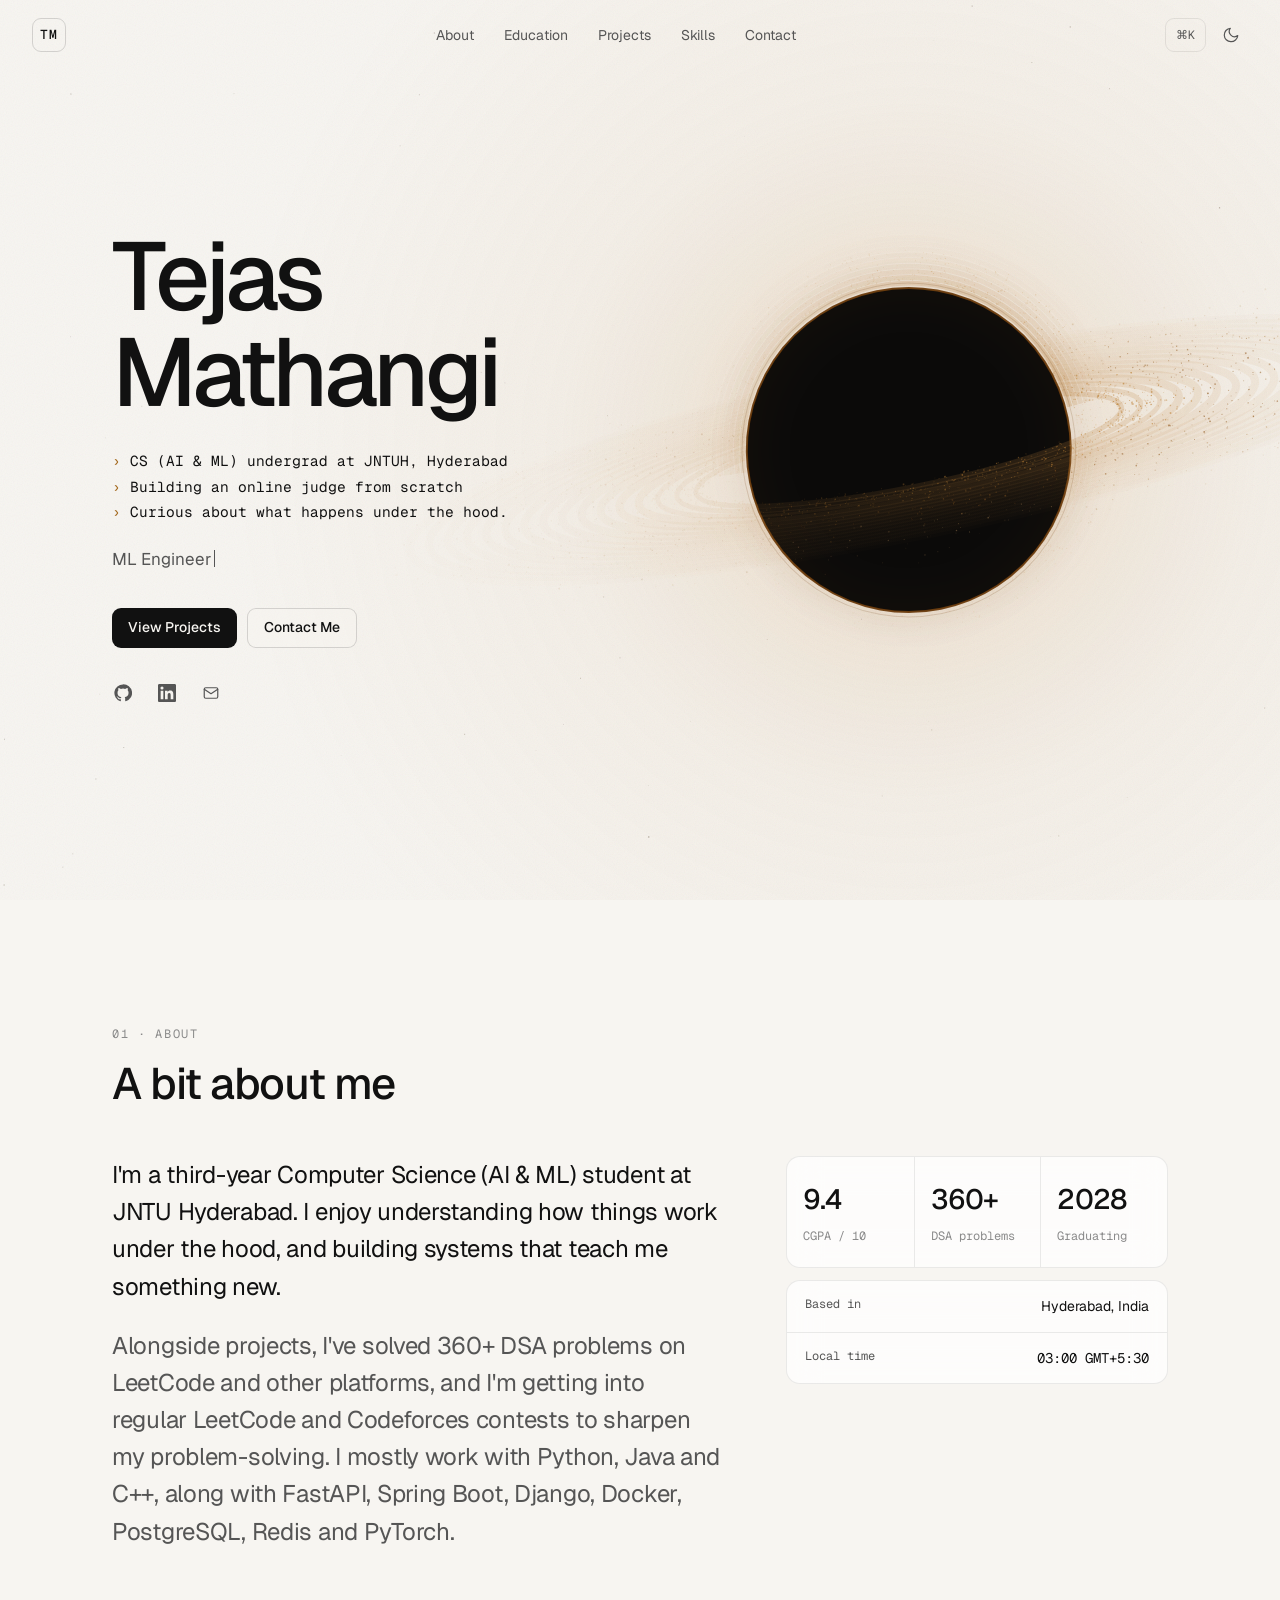
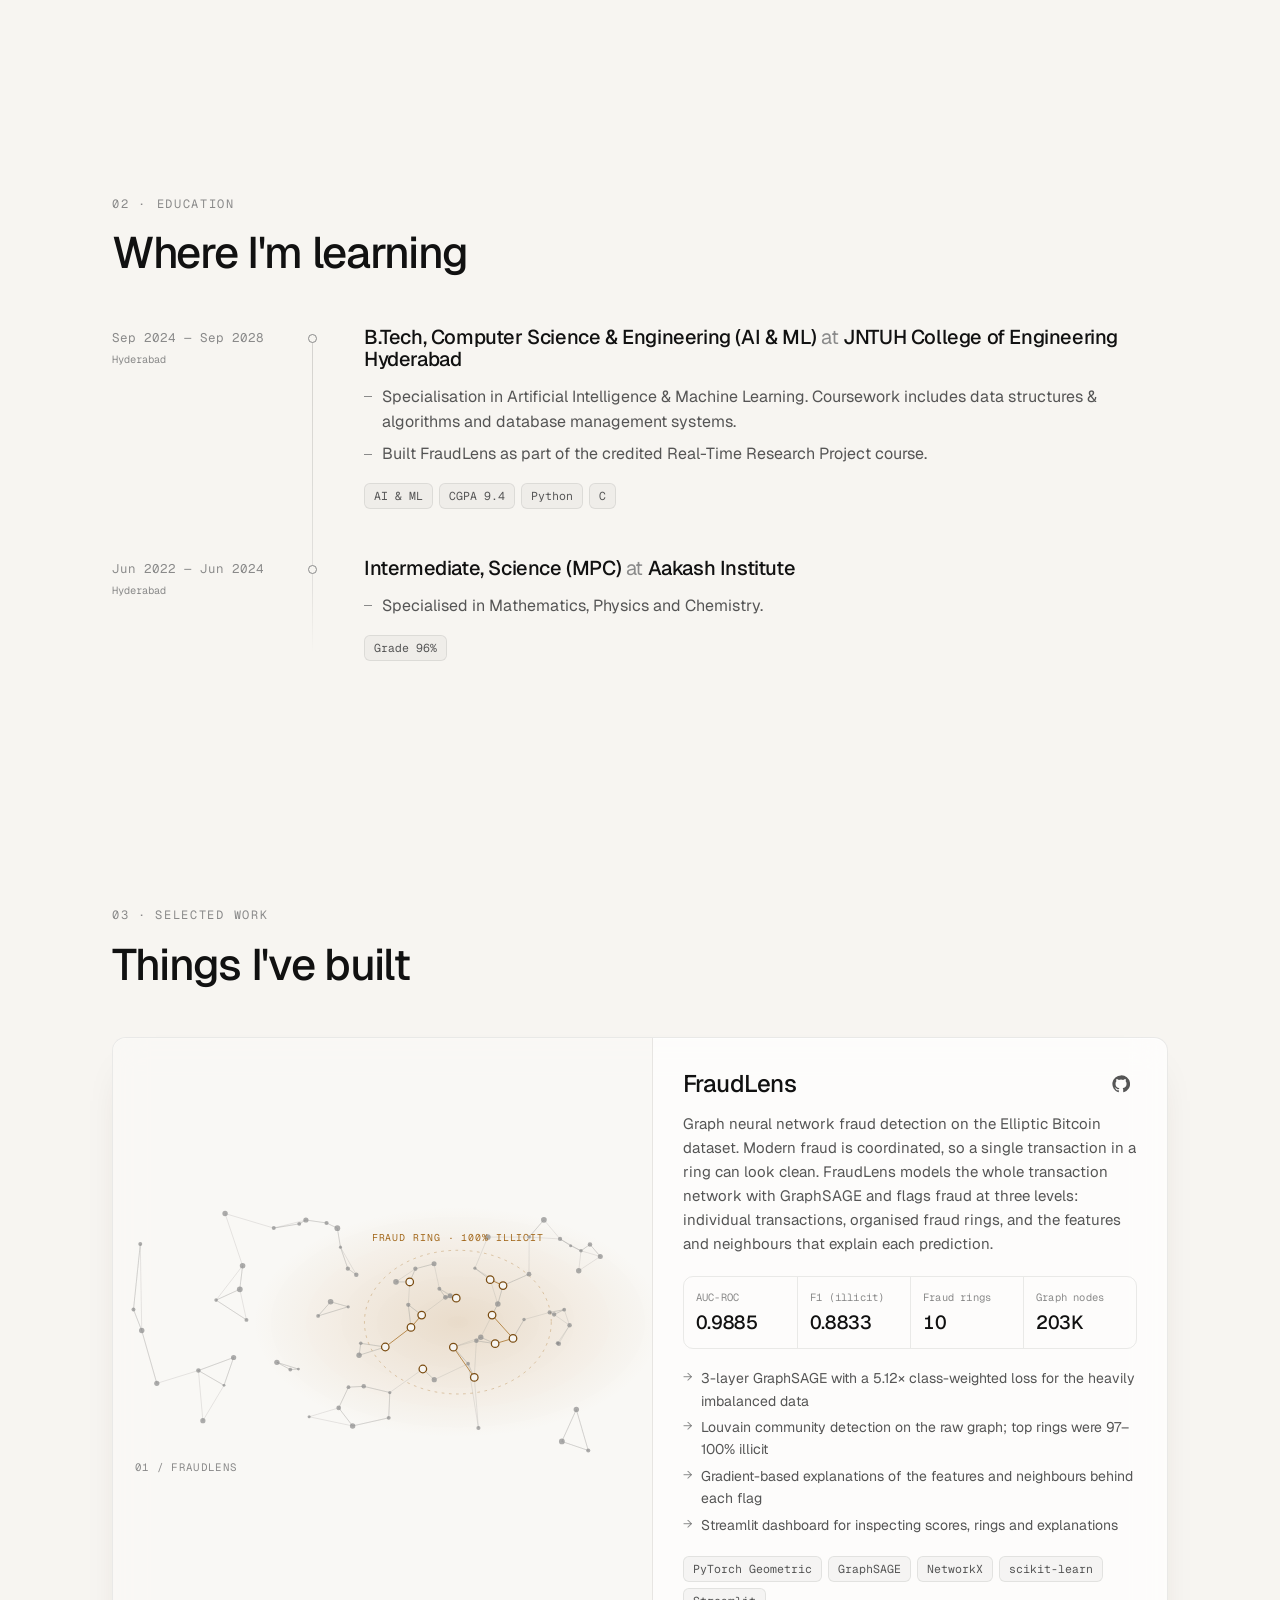
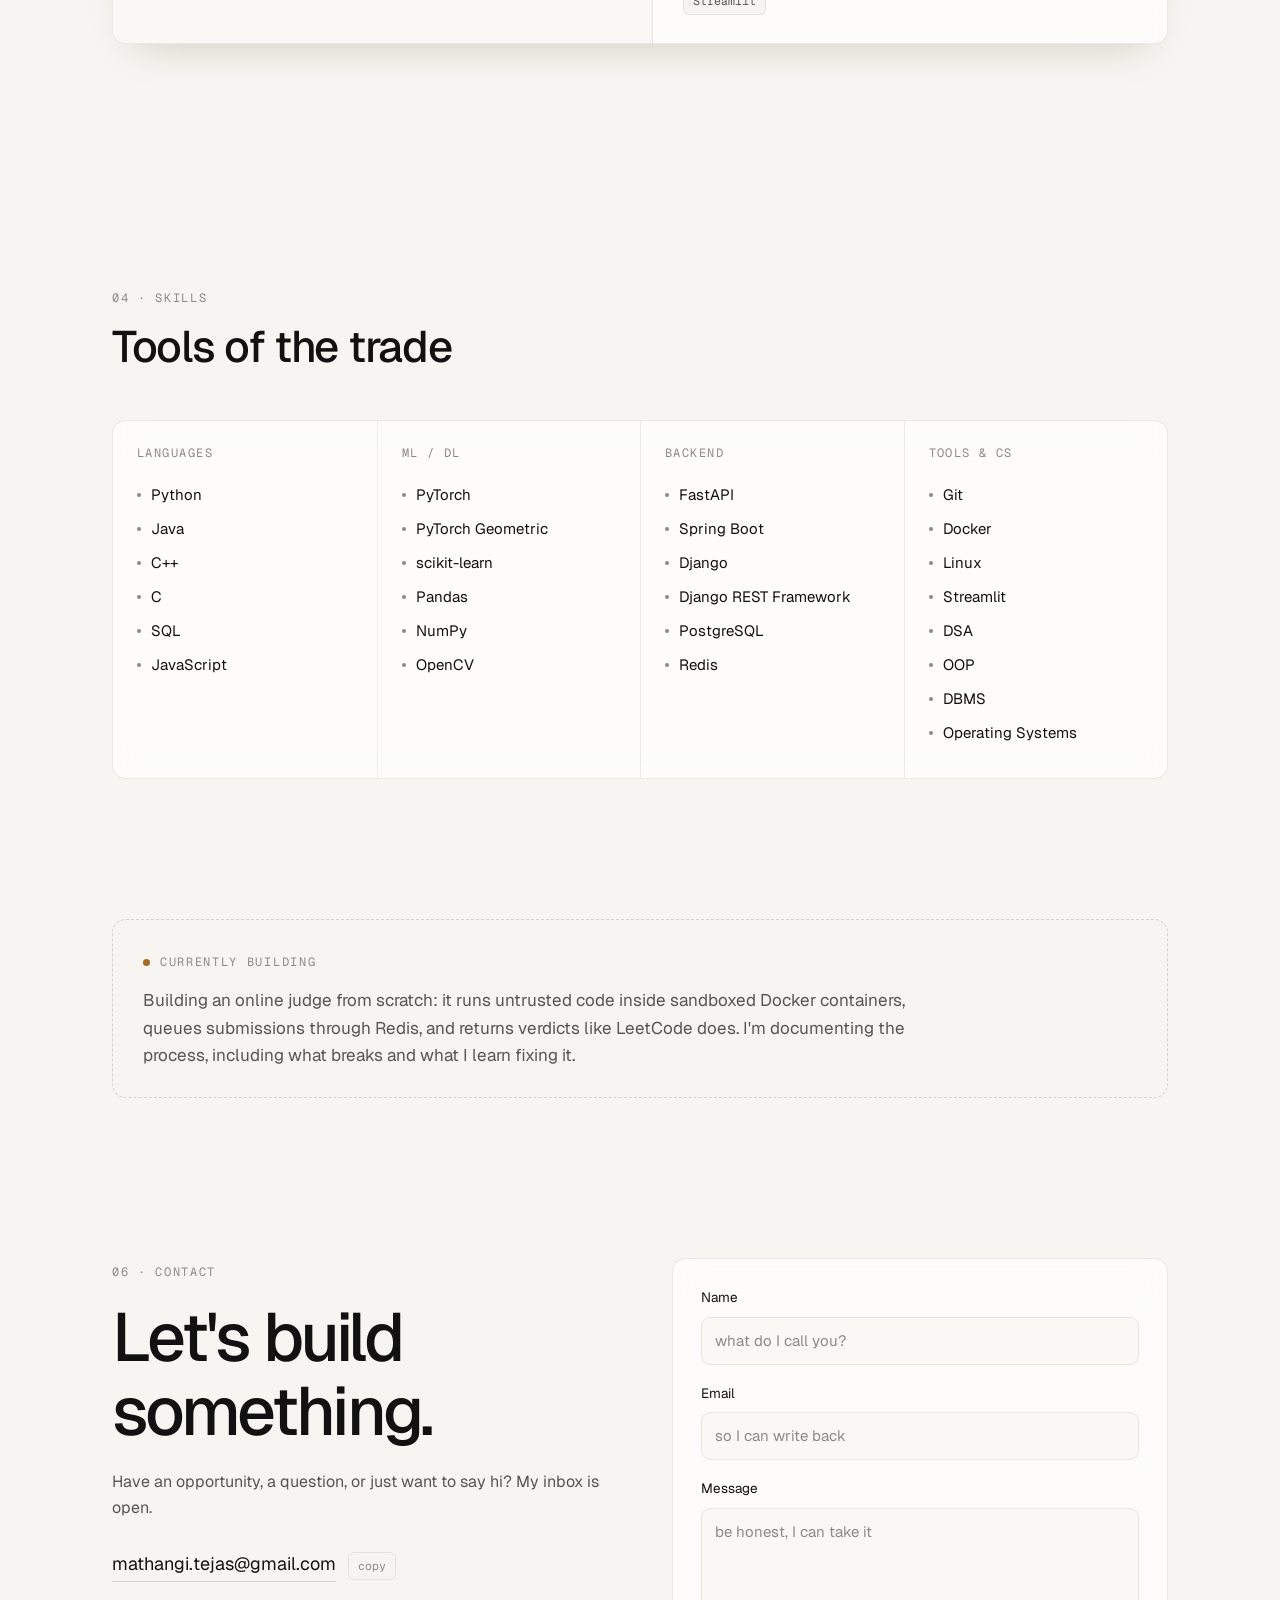
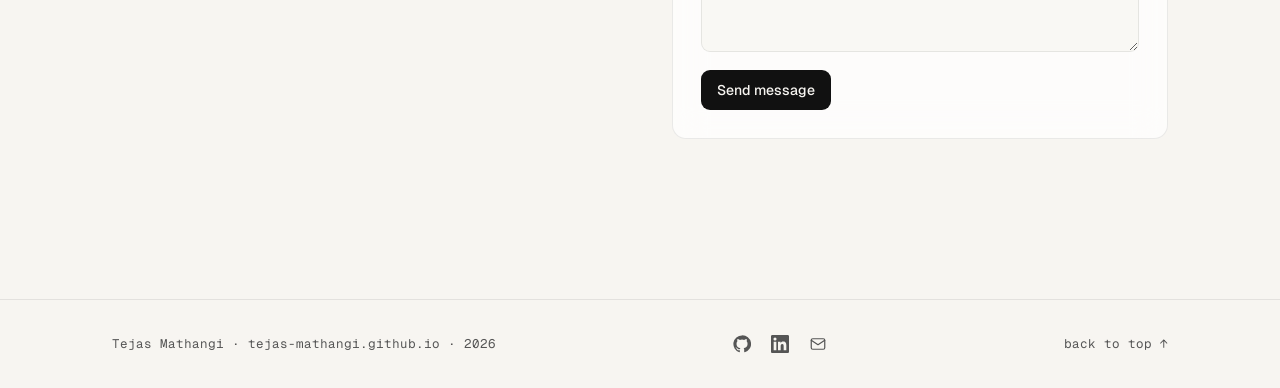
<file: index.html>
<!doctype html>
<html lang="en">
<head>
  <meta charset="utf-8" />
  <meta name="viewport" content="width=device-width, initial-scale=1" />
  <title>Tejas Mathangi</title>
  <meta name="description" content="Tejas Mathangi: CS (AI &amp; ML) undergrad building graph ML and backend systems." />
  <meta name="theme-color" content="#0a0a0a" />
  <meta property="og:type" content="website" />
  <meta property="og:title" content="Tejas Mathangi" />
  <meta property="og:description" content="CS (AI &amp; ML) undergrad building graph ML and backend systems." />
  <link rel="icon" href="data:image/svg+xml,%3Csvg xmlns='http://www.w3.org/2000/svg' viewBox='0 0 64 64'%3E%3Crect width='64' height='64' rx='14' fill='%230a0a0a'/%3E%3Ccircle cx='32' cy='32' r='13' fill='%23000' stroke='%23f3d9a4' stroke-width='2.5'/%3E%3Cellipse cx='32' cy='33' rx='26' ry='6' fill='none' stroke='%23d9a45b' stroke-width='2' transform='rotate(-12 32 32)'/%3E%3C/svg%3E" />

  <link rel="preconnect" href="https://fonts.googleapis.com" />
  <link rel="preconnect" href="https://fonts.gstatic.com" crossorigin />
  <link href="https://fonts.googleapis.com/css2?family=Geist:wght@300..700&family=Geist+Mono:wght@400;500&display=swap" rel="stylesheet" />

  <!-- Set theme before paint to avoid a flash -->
  <script>
    (function () {
      try {
        var t = localStorage.getItem("theme");
        if (!t) t = matchMedia("(prefers-color-scheme: light)").matches ? "light" : "dark";
        document.documentElement.dataset.theme = t;
      } catch (e) { document.documentElement.dataset.theme = "dark"; }
    })();
  </script>
  <link rel="stylesheet" href="styles.css" />
</head>
<body>
  <a class="skip" href="#main">Skip to content</a>
  <canvas id="space" aria-hidden="true"></canvas>
  <div class="grain" aria-hidden="true"></div>

  <header class="nav" id="nav">
    <a href="#top" class="logo" data-initials></a>
    <nav class="nav-links" id="nav-links" aria-label="Primary">
      <a href="#about">About</a>
      <a href="#timeline" data-timeline-nav>Education</a>
      <a href="#projects">Projects</a>
      <a href="#skills">Skills</a>
      <a href="#writing" data-if="writing">Writing</a>
      <a href="#contact">Contact</a>
      <a href="#" data-resume target="_blank" rel="noopener">Resume</a>
    </nav>
    <div class="nav-actions">
      <button class="kbd-btn" id="open-palette" aria-label="Open command menu">
        <span class="mono">⌘K</span>
      </button>
      <button class="icon-btn" id="theme-toggle" aria-label="Toggle theme">
        <svg class="i-sun" viewBox="0 0 24 24" width="18" height="18" fill="none" stroke="currentColor" stroke-width="1.6" stroke-linecap="round"><circle cx="12" cy="12" r="4"/><path d="M12 2v2M12 20v2M4.9 4.9l1.4 1.4M17.7 17.7l1.4 1.4M2 12h2M20 12h2M4.9 19.1l1.4-1.4M17.7 6.3l1.4-1.4"/></svg>
        <svg class="i-moon" viewBox="0 0 24 24" width="18" height="18" fill="none" stroke="currentColor" stroke-width="1.6" stroke-linecap="round" stroke-linejoin="round"><path d="M21 12.8A9 9 0 1 1 11.2 3a7 7 0 0 0 9.8 9.8z"/></svg>
      </button>
      <button class="icon-btn menu-btn" id="menu-btn" aria-label="Open menu" aria-expanded="false" aria-controls="nav-links">
        <span></span><span></span>
      </button>
    </div>
  </header>

  <main id="main">
    <!-- HERO -->
    <section class="hero" id="top">
      <div class="wrap">
        <p class="status mono reveal" data-status><span class="dot"></span><span data-status-text></span></p>
        <h1 class="hero-name reveal" data-name></h1>
        <p class="hero-intro mono reveal" data-intro></p>
        <p class="hero-role reveal"><span data-role></span><span class="caret"></span></p>
        <div class="hero-cta reveal">
          <a class="btn btn-solid" href="#projects">View Projects</a>
          <a class="btn btn-ghost" href="#contact">Contact Me</a>
        </div>
        <div class="socials reveal" data-socials></div>
      </div>
    </section>

    <!-- ABOUT -->
    <section class="section" id="about">
      <div class="wrap">
        <div class="section-head reveal">
          <span class="eyebrow mono">01 · About</span>
          <h2>A bit about me</h2>
        </div>
        <div class="about-grid">
          <div class="about-text reveal" data-about></div>
          <aside class="about-side reveal">
            <div class="stats" data-stats></div>
            <div class="meta-card">
              <div class="meta-row"><span class="mono muted">Based in</span><span data-location></span></div>
              <div class="meta-row"><span class="mono muted">Local time</span><span class="mono" data-time>--:--</span></div>
            </div>
          </aside>
        </div>
      </div>
    </section>

    <!-- EXPERIENCE -->
    <section class="section" id="timeline">
      <div class="wrap">
        <div class="section-head reveal">
          <span class="eyebrow mono">02 · <span data-timeline-label>Education</span></span>
          <h2 data-timeline-title>Where I'm learning</h2>
        </div>
        <ol class="timeline" data-timeline></ol>
      </div>
    </section>

    <!-- PROJECTS -->
    <section class="section" id="projects">
      <div class="wrap">
        <div class="section-head row reveal">
          <div>
            <span class="eyebrow mono">03 · Selected Work</span>
            <h2>Things I've built</h2>
          </div>
          <div class="filters mono" data-filters role="tablist" aria-label="Filter projects"></div>
        </div>
        <div class="projects" data-projects></div>
      </div>
    </section>

    <!-- SKILLS -->
    <section class="section" id="skills">
      <div class="wrap">
        <div class="section-head reveal">
          <span class="eyebrow mono">04 · Skills</span>
          <h2>Tools of the trade</h2>
        </div>
        <div class="skills" data-skills></div>
      </div>
    </section>

    <!-- WRITING -->
    <section class="section" id="writing" data-if="writing">
      <div class="wrap">
        <div class="section-head reveal">
          <span class="eyebrow mono">05 · Writing</span>
          <h2>Notes &amp; posts</h2>
        </div>
        <ul class="posts" data-writing></ul>
      </div>
    </section>

    <!-- NOW -->
    <section class="section section-tight">
      <div class="wrap">
        <div class="now reveal">
          <span class="eyebrow mono"><span class="pulse"></span>Currently building</span>
          <p data-now></p>
        </div>
      </div>
    </section>

    <!-- CONTACT -->
    <section class="section" id="contact">
      <div class="wrap">
        <div class="contact-grid">
          <div class="reveal">
            <span class="eyebrow mono">06 · Contact</span>
            <h2 class="contact-title">Let's build<br />something.</h2>
            <p class="muted">Have an opportunity, a question, or just want to say hi? My inbox is open.</p>
            <div class="email-row">
              <a class="email-link" data-email-link></a>
              <button class="copy-btn mono" id="copy-email" aria-label="Copy email address">copy</button>
            </div>
          </div>
          <form class="contact-form reveal" id="contact-form" novalidate>
            <label>
              <span>Name</span>
              <input name="name" type="text" placeholder="what do I call you?" autocomplete="name" />
            </label>
            <label>
              <span>Email</span>
              <input name="email" type="email" placeholder="so I can write back" autocomplete="email" />
            </label>
            <label>
              <span>Message</span>
              <textarea name="message" rows="5" placeholder="be honest, I can take it" required></textarea>
            </label>
            <div class="form-foot">
              <button class="btn btn-solid" type="submit">Send message</button>
              <span class="form-note mono muted" id="form-note"></span>
            </div>
          </form>
        </div>
      </div>
    </section>
  </main>

  <footer class="footer">
    <div class="wrap footer-inner">
      <span class="mono muted" data-footer></span>
      <div class="socials small" data-socials></div>
      <a href="#top" class="mono muted to-top">back to top ↑</a>
    </div>
  </footer>

  <!-- Command palette -->
  <div class="palette" id="palette" role="dialog" aria-modal="true" aria-label="Command menu" hidden>
    <div class="palette-backdrop" data-close></div>
    <div class="palette-box">
      <input id="palette-input" class="palette-input" type="text" placeholder="Type a command or search…" autocomplete="off" spellcheck="false" />
      <ul class="palette-list" id="palette-list" role="listbox"></ul>
      <div class="palette-foot mono muted"><span>↑↓ navigate</span><span>↵ select</span><span>esc close</span></div>
    </div>
  </div>

  <div class="toast mono" id="toast" role="status" aria-live="polite"></div>

  <script src="data.js"></script>
  <script src="main.js"></script>
</body>
</html>
</file>
<file: styles.css>
/* ───────────── Tokens ───────────── */
:root {
  --bg: #0a0a0a;
  --bg-elev: rgba(20, 20, 20, 0.72);
  --bg-solid: #121212;
  --fg: #ededed;
  --fg-2: #a1a1a1;
  --fg-3: #6b6b6b;
  --line: rgba(255, 255, 255, 0.08);
  --line-2: rgba(255, 255, 255, 0.14);
  --accent: #e8c07a;
  --accent-2: #f5dfb3;
  --btn-bg: #ededed;
  --btn-fg: #0a0a0a;
  --tag-bg: rgba(255, 255, 255, 0.04);
  --shadow: 0 1px 0 rgba(255,255,255,0.04) inset, 0 20px 50px -20px rgba(0,0,0,0.6);
  --radius: 14px;
  --sans: "Geist", ui-sans-serif, system-ui, -apple-system, "Segoe UI", sans-serif;
  --mono: "Geist Mono", ui-monospace, SFMono-Regular, Menlo, monospace;
  --ease: cubic-bezier(0.22, 1, 0.36, 1);
  --wrap: 1120px;
  color-scheme: dark;
}
:root[data-theme="light"] {
  --bg: #f7f5f1;
  --bg-elev: rgba(255, 255, 255, 0.72);
  --bg-solid: #ffffff;
  --fg: #111111;
  --fg-2: #555555;
  --fg-3: #8a8a8a;
  --line: rgba(0, 0, 0, 0.08);
  --line-2: rgba(0, 0, 0, 0.14);
  --accent: #a46a1f;
  --accent-2: #7a4c12;
  --btn-bg: #111111;
  --btn-fg: #f7f5f1;
  --tag-bg: rgba(0, 0, 0, 0.03);
  --shadow: 0 1px 0 rgba(255,255,255,0.6) inset, 0 20px 40px -24px rgba(60,40,10,0.25);
  color-scheme: light;
}

/* ───────────── Base ───────────── */
*, *::before, *::after { box-sizing: border-box; }
html { scroll-behavior: smooth; -webkit-text-size-adjust: 100%; }
body {
  margin: 0;
  background: var(--bg);
  color: var(--fg);
  font-family: var(--sans);
  font-size: 16px;
  line-height: 1.6;
  -webkit-font-smoothing: antialiased;
  text-rendering: optimizeLegibility;
  overflow-x: hidden;
  transition: background-color .5s var(--ease), color .5s var(--ease);
}
::selection { background: var(--accent); color: var(--bg); }
a { color: inherit; text-decoration: none; }
button { font: inherit; color: inherit; background: none; border: 0; cursor: pointer; padding: 0; }
img { max-width: 100%; display: block; }
h1, h2, h3 { margin: 0; font-weight: 500; letter-spacing: -0.03em; line-height: 1.1; }
p { margin: 0; }
.mono { font-family: var(--mono); }
.muted { color: var(--fg-2); }
:focus-visible { outline: 2px solid var(--accent); outline-offset: 3px; border-radius: 6px; }

.skip {
  position: fixed; left: 16px; top: -60px; z-index: 100;
  background: var(--btn-bg); color: var(--btn-fg); padding: 8px 14px; border-radius: 8px;
  transition: top .2s;
}
.skip:focus { top: 16px; }

.wrap { max-width: var(--wrap); margin: 0 auto; padding: 0 32px; }
@media (max-width: 640px) { .wrap { padding: 0 20px; } }

/* ───────────── Background ───────────── */
#space {
  position: fixed; inset: 0; width: 100%; height: 100%;
  z-index: 0; pointer-events: none;
}
.grain {
  position: fixed; inset: 0; z-index: 1; pointer-events: none; opacity: .05;
  background-image: url("data:image/svg+xml,%3Csvg xmlns='http://www.w3.org/2000/svg' width='160' height='160'%3E%3Cfilter id='n'%3E%3CfeTurbulence type='fractalNoise' baseFrequency='.9' numOctaves='2' stitchTiles='stitch'/%3E%3C/filter%3E%3Crect width='100%25' height='100%25' filter='url(%23n)'/%3E%3C/svg%3E");
}
:root[data-theme="light"] .grain { opacity: .07; mix-blend-mode: multiply; }
main, .footer { position: relative; z-index: 2; }

/* ───────────── Nav ───────────── */
.nav {
  position: fixed; top: 0; left: 0; right: 0; z-index: 50;
  display: flex; align-items: center; justify-content: space-between;
  padding: 18px 32px;
  transition: background-color .4s var(--ease), border-color .4s var(--ease), padding .4s var(--ease);
  border-bottom: 1px solid transparent;
}
.nav.scrolled {
  background: color-mix(in srgb, var(--bg) 72%, transparent);
  backdrop-filter: blur(14px) saturate(140%);
  -webkit-backdrop-filter: blur(14px) saturate(140%);
  border-bottom-color: var(--line);
  padding-top: 12px; padding-bottom: 12px;
}
.logo {
  font-family: var(--mono); font-size: 13px; font-weight: 500; letter-spacing: .04em;
  width: 34px; height: 34px; display: grid; place-items: center;
  border: 1px solid var(--line-2); border-radius: 9px;
  transition: border-color .3s, transform .3s var(--ease);
}
.logo:hover { border-color: var(--accent); transform: rotate(-6deg); }
.nav-links { display: flex; gap: 6px; }
.nav-links a {
  position: relative; font-size: 14px; color: var(--fg-2);
  padding: 6px 12px; border-radius: 8px; transition: color .25s;
}
.nav-links a:hover { color: var(--fg); }
.nav-links a.active { color: var(--fg); }
.nav-links a::after {
  content: ""; position: absolute; left: 12px; right: 12px; bottom: 1px; height: 1px;
  background: var(--fg); transform: scaleX(0); transform-origin: left;
  transition: transform .4s var(--ease);
}
.nav-links a.active::after { transform: scaleX(1); }
.nav-actions { display: flex; align-items: center; gap: 8px; }
.icon-btn, .kbd-btn {
  height: 34px; min-width: 34px; display: grid; place-items: center;
  border-radius: 9px; color: var(--fg-2); transition: color .2s, background-color .2s;
}
.icon-btn:hover, .kbd-btn:hover { color: var(--fg); background: var(--tag-bg); }
.kbd-btn { padding: 0 10px; font-size: 12px; border: 1px solid var(--line); }
.i-moon { display: none; }
:root[data-theme="light"] .i-sun { display: none; }
:root[data-theme="light"] .i-moon { display: block; }
.menu-btn { display: none; position: relative; }
.menu-btn span {
  position: absolute; left: 9px; right: 9px; height: 1.5px; background: currentColor;
  transition: transform .35s var(--ease), top .35s var(--ease);
}
.menu-btn span:first-child { top: 13px; }
.menu-btn span:last-child { top: 19px; }
.menu-open .menu-btn span:first-child { top: 16px; transform: rotate(45deg); }
.menu-open .menu-btn span:last-child { top: 16px; transform: rotate(-45deg); }

@media (max-width: 860px) {
  .nav { padding: 14px 20px; }
  .nav.scrolled { padding: 10px 20px; }
  .kbd-btn { display: none; }
  .menu-btn { display: grid; }
  .nav-links {
    position: fixed; inset: 0; z-index: -1;
    flex-direction: column; justify-content: center; gap: 4px; padding: 0 28px;
    background: color-mix(in srgb, var(--bg) 94%, transparent);
    backdrop-filter: blur(20px); -webkit-backdrop-filter: blur(20px);
    opacity: 0; visibility: hidden; transition: opacity .35s var(--ease), visibility .35s;
  }
  .nav-links a { font-size: 30px; letter-spacing: -0.02em; padding: 8px 0; color: var(--fg); }
  .nav-links a::after { display: none; }
  .menu-open .nav-links { opacity: 1; visibility: visible; }
  .menu-open .nav { background: transparent; border-color: transparent; backdrop-filter: none; }
}

/* ───────────── Buttons, tags ───────────── */
.btn {
  display: inline-flex; align-items: center; gap: 8px;
  height: 40px; padding: 0 16px; border-radius: 9px; font-size: 14px; font-weight: 500;
  transition: transform .25s var(--ease), background-color .25s, border-color .25s, color .25s;
}
.btn:active { transform: scale(.97); }
.btn-solid { background: var(--btn-bg); color: var(--btn-fg); }
.btn-solid:hover { background: color-mix(in srgb, var(--btn-bg) 85%, var(--accent)); }
.btn-ghost { border: 1px solid var(--line-2); background: color-mix(in srgb, var(--bg) 40%, transparent); }
.btn-ghost:hover { border-color: var(--fg-3); }
.tag {
  font-family: var(--mono); font-size: 11.5px; color: var(--fg-2);
  padding: 3px 9px; border: 1px solid var(--line); border-radius: 6px; background: var(--tag-bg);
  white-space: nowrap;
}
.tags { display: flex; flex-wrap: wrap; gap: 6px; }

.socials { display: flex; gap: 6px; }
.socials a {
  width: 38px; height: 38px; display: grid; place-items: center; border-radius: 9px;
  color: var(--fg-2); transition: color .2s, background-color .2s, transform .25s var(--ease);
}
.socials a:hover { color: var(--fg); background: var(--tag-bg); transform: translateY(-2px); }
.socials.small a { width: 32px; height: 32px; }

/* ───────────── Hero ───────────── */
.hero {
  position: relative; min-height: 100vh; min-height: 100svh;
  display: flex; align-items: center; padding: 120px 0 80px;
}
.hero .wrap { width: 100%; }
.status {
  display: inline-flex; align-items: center; gap: 10px;
  font-size: 12px; color: var(--fg-2); margin-bottom: 28px;
  padding: 6px 12px 6px 10px; border: 1px solid var(--line); border-radius: 999px;
  background: color-mix(in srgb, var(--bg) 50%, transparent);
  backdrop-filter: blur(6px); -webkit-backdrop-filter: blur(6px);
}
.dot { width: 7px; height: 7px; border-radius: 50%; background: #3ecf8e; position: relative; }
.dot::after {
  content: ""; position: absolute; inset: -4px; border-radius: 50%; border: 1px solid #3ecf8e;
  animation: ping 2.2s var(--ease) infinite;
}
@keyframes ping { 0% { transform: scale(.5); opacity: .9; } 100% { transform: scale(1.8); opacity: 0; } }
.hero-name {
  font-size: clamp(48px, 8.4vw, 96px); font-weight: 500; letter-spacing: -0.045em; line-height: 1.0;
  max-width: 9ch;
}
.hero-intro {
  margin-top: 28px; font-size: 14.5px; line-height: 1.75; color: var(--fg); max-width: 50ch;
}
.hero-intro span { display: block; }
.hero-intro span::before { content: "› "; color: var(--accent); }
.hero-role { margin-top: 22px; color: var(--fg-2); font-size: 17px; min-height: 1.6em; }
.caret {
  display: inline-block; width: 1px; height: 1.05em; background: var(--fg-2);
  margin-left: 3px; vertical-align: -2px; animation: blink 1s steps(1) infinite;
}
@keyframes blink { 50% { opacity: 0; } }
.hero-cta { display: flex; gap: 10px; margin-top: 34px; flex-wrap: wrap; }
.hero .socials { margin-top: 26px; margin-left: -8px; }
.scroll-hint {
  position: absolute; left: 50%; bottom: 28px; transform: translateX(-50%);
  display: flex; flex-direction: column; align-items: center; gap: 10px;
  font-size: 11px; color: var(--fg-3); letter-spacing: .12em; text-transform: uppercase;
}
.scroll-hint i {
  width: 1px; height: 36px; background: linear-gradient(var(--fg-3), transparent);
  animation: drip 2.4s var(--ease) infinite; transform-origin: top;
}
@keyframes drip { 0% { transform: scaleY(0); } 50% { transform: scaleY(1); } 100% { transform: scaleY(1); opacity: 0; } }

@media (max-width: 860px) {
  .hero { align-items: flex-start; padding-top: max(42vh, 300px); padding-top: max(42svh, 300px); padding-bottom: 72px; min-height: 0; }
  .hero-intro { font-size: 13px; }
  .scroll-hint { display: none; }
}

/* ───────────── Sections ───────────── */
.section { padding: 120px 0; scroll-margin-top: 40px; }
.section-tight { padding: 20px 0 40px; }
.section-head { margin-bottom: 48px; }
.section-head.row { display: flex; align-items: flex-end; justify-content: space-between; gap: 24px; flex-wrap: wrap; }
.eyebrow {
  display: inline-flex; align-items: center; gap: 10px;
  font-size: 12px; letter-spacing: .14em; text-transform: uppercase; color: var(--fg-3);
}
.section-head h2 { font-size: clamp(30px, 4.2vw, 44px); margin-top: 14px; }
@media (max-width: 640px) { .section { padding: 84px 0; } .section-head { margin-bottom: 32px; } }

.card {
  background: var(--bg-elev); border: 1px solid var(--line); border-radius: var(--radius);
  backdrop-filter: blur(16px) saturate(120%); -webkit-backdrop-filter: blur(16px) saturate(120%);
  box-shadow: var(--shadow);
}

/* About */
.about-grid { display: grid; grid-template-columns: 1.6fr 1fr; gap: 64px; align-items: start; }
.about-text p {
  font-size: clamp(19px, 2.1vw, 24px); line-height: 1.55; letter-spacing: -0.012em; color: var(--fg-2);
}
.about-text p + p { margin-top: 22px; }
.about-text p:first-child { color: var(--fg); }
.stats { display: grid; grid-template-columns: repeat(3, 1fr); border: 1px solid var(--line); border-radius: var(--radius); overflow: hidden; background: var(--bg-elev); backdrop-filter: blur(16px); -webkit-backdrop-filter: blur(16px); }
.stat { padding: 20px 16px; }
.stat + .stat { border-left: 1px solid var(--line); }
.stat b { display: block; font-size: 28px; font-weight: 500; letter-spacing: -0.03em; }
.stat span { font-size: 12px; color: var(--fg-3); font-family: var(--mono); }
.meta-card { margin-top: 12px; border: 1px solid var(--line); border-radius: var(--radius); background: var(--bg-elev); backdrop-filter: blur(16px); -webkit-backdrop-filter: blur(16px); }
.meta-row { display: flex; justify-content: space-between; gap: 16px; padding: 14px 18px; font-size: 14px; }
.meta-row + .meta-row { border-top: 1px solid var(--line); }
.meta-row .mono.muted { font-size: 12px; }
@media (max-width: 860px) { .about-grid { grid-template-columns: 1fr; gap: 36px; } }

/* Timeline */
.timeline { list-style: none; margin: 0; padding: 0; position: relative; }
.timeline::before {
  content: ""; position: absolute; left: 200px; top: 8px; bottom: 8px; width: 1px;
  background: linear-gradient(var(--line-2), var(--line) 80%, transparent);
}
.job { display: grid; grid-template-columns: 200px 1fr; gap: 0 48px; padding-bottom: 48px; position: relative; }
.job:last-child { padding-bottom: 0; }
.job::before {
  content: ""; position: absolute; left: 196px; top: 8px; width: 9px; height: 9px; border-radius: 50%;
  background: var(--bg); border: 1px solid var(--fg-3); transition: border-color .3s, background-color .3s;
}
.job:hover::before { border-color: var(--accent); background: var(--accent); }
.job-when { font-family: var(--mono); font-size: 12.5px; color: var(--fg-3); padding-top: 2px; padding-right: 24px; }
.job-when small { display: block; margin-top: 4px; }
.job-body { padding-left: 4px; }
.job h3 { font-size: 20px; letter-spacing: -0.02em; }
.job h3 .at { color: var(--fg-3); font-weight: 400; }
.job h3 a { border-bottom: 1px solid var(--line-2); transition: border-color .2s; }
.job h3 a:hover { border-color: var(--fg); }
.job ul { margin: 14px 0 16px; padding: 0; list-style: none; color: var(--fg-2); }
.job li { position: relative; padding-left: 18px; }
.job li + li { margin-top: 6px; }
.job li::before { content: ""; position: absolute; left: 0; top: .78em; width: 8px; height: 1px; background: var(--fg-3); }
@media (max-width: 760px) {
  .timeline::before { left: 4px; }
  .job { grid-template-columns: 1fr; padding-left: 28px; }
  .job::before { left: 0; }
  .job-when { margin-bottom: 8px; }
  .job-when small { display: inline; margin-left: 8px; }
}

/* Projects */
.filters { display: flex; gap: 4px; flex-wrap: wrap; font-size: 12px; }
.filters button {
  padding: 6px 11px; border-radius: 7px; color: var(--fg-3); border: 1px solid transparent;
  transition: color .2s, border-color .2s, background-color .2s;
}
.filters button:hover { color: var(--fg); }
.filters button[aria-selected="true"] { color: var(--fg); border-color: var(--line-2); background: var(--tag-bg); }
.projects { display: grid; grid-template-columns: repeat(2, 1fr); gap: 20px; }
.project {
  display: flex; flex-direction: column; overflow: hidden; position: relative;
  transition: transform .5s var(--ease), border-color .3s, opacity .4s var(--ease);
}
.project.hide { display: none; }
.project:hover { border-color: var(--line-2); transform: translateY(-4px); }
.project::after {
  content: ""; position: absolute; inset: 0; pointer-events: none; border-radius: inherit;
  background: radial-gradient(500px circle at var(--mx, 50%) var(--my, 0%), color-mix(in srgb, var(--accent) 10%, transparent), transparent 45%);
  opacity: 0; transition: opacity .4s;
}
.project:hover::after { opacity: 1; }
.cover {
  aspect-ratio: 16 / 9; border-bottom: 1px solid var(--line); position: relative; overflow: hidden;
  background: color-mix(in srgb, var(--bg) 60%, transparent);
}
.cover img { width: 100%; height: 100%; object-fit: cover; transition: transform .8s var(--ease); }
.project:hover .cover img, .project:hover .cover svg { transform: scale(1.03); }
.cover svg { width: 100%; height: 100%; display: block; transition: transform .8s var(--ease); }
.project-body { padding: 22px 22px 22px; display: flex; flex-direction: column; flex: 1; }
.project-top { display: flex; align-items: center; justify-content: space-between; gap: 12px; }
.project h3 { font-size: 20px; letter-spacing: -0.02em; display: flex; align-items: center; gap: 10px; }
.badge {
  font-family: var(--mono); font-size: 10.5px; font-weight: 400; letter-spacing: .04em; color: var(--accent);
  border: 1px solid color-mix(in srgb, var(--accent) 35%, transparent); padding: 2px 7px; border-radius: 999px;
}
.project-links { display: flex; gap: 2px; }
.project-links a {
  width: 32px; height: 32px; display: grid; place-items: center; border-radius: 8px; color: var(--fg-2);
  transition: color .2s, background-color .2s;
}
.project-links a:hover { color: var(--fg); background: var(--tag-bg); }
.project p { margin-top: 12px; color: var(--fg-2); font-size: 15px; }
.project ul { margin: 14px 0 0; padding: 0; list-style: none; font-size: 14px; color: var(--fg-2); }
.project li { padding-left: 18px; position: relative; }
.project li + li { margin-top: 4px; }
.project li::before { content: "→"; position: absolute; left: 0; color: var(--fg-3); font-size: 12px; top: 1px; }
.project .tags { margin-top: auto; padding-top: 20px; }
@media (max-width: 760px) { .projects { grid-template-columns: 1fr; } }
.projects.single { grid-template-columns: 1fr; }
.project.featured { display: grid; grid-template-columns: 1.05fr 1fr; }
.project.featured .cover { aspect-ratio: auto; min-height: 100%; border-bottom: 0; border-right: 1px solid var(--line); }
.project.featured .project-body { padding: 30px 30px 28px; }
.project.featured h3 { font-size: 24px; }
@media (max-width: 900px) {
  .project.featured { grid-template-columns: 1fr; }
  .project.featured .cover { aspect-ratio: 16 / 9; min-height: 0; border-right: 0; border-bottom: 1px solid var(--line); }
  .project.featured .project-body { padding: 22px; }
}
.metrics { display: grid; grid-template-columns: repeat(4, 1fr); margin: 20px 0 4px; border: 1px solid var(--line); border-radius: 10px; overflow: hidden; }
.metrics div { padding: 12px 12px 10px; }
.metrics div + div { border-left: 1px solid var(--line); }
.metrics dt { font-family: var(--mono); font-size: 10.5px; color: var(--fg-3); letter-spacing: .02em; }
.metrics dd { margin: 2px 0 0; font-size: 19px; font-weight: 500; letter-spacing: -0.02em; font-variant-numeric: tabular-nums; }
@media (max-width: 520px) {
  .metrics { grid-template-columns: repeat(2, 1fr); }
  .metrics div:nth-child(3) { border-left: 0; }
  .metrics div:nth-child(n+3) { border-top: 1px solid var(--line); }
}

/* Skills */
.skills { display: grid; grid-template-columns: repeat(4, 1fr); gap: 0; border: 1px solid var(--line); border-radius: var(--radius); overflow: hidden; background: var(--bg-elev); backdrop-filter: blur(16px); -webkit-backdrop-filter: blur(16px); }
.skill-group { padding: 26px 24px 28px; }
.skill-group + .skill-group { border-left: 1px solid var(--line); }
.skill-group h3 { font-family: var(--mono); font-size: 12px; font-weight: 400; letter-spacing: .12em; text-transform: uppercase; color: var(--fg-3); margin-bottom: 18px; }
.skill-group ul { list-style: none; margin: 0; padding: 0; }
.skill-group li { font-size: 15px; padding: 5px 0; display: flex; align-items: center; gap: 10px; transition: color .2s, transform .3s var(--ease); }
.skill-group li::before { content: ""; width: 4px; height: 4px; border-radius: 50%; background: var(--fg-3); transition: background-color .2s; }
.skill-group li:hover { transform: translateX(3px); }
.skill-group li:hover::before { background: var(--accent); }
@media (max-width: 960px) {
  .skills { grid-template-columns: repeat(2, 1fr); }
  .skill-group:nth-child(3) { border-left: 0; }
  .skill-group:nth-child(n+3) { border-top: 1px solid var(--line); }
}
@media (max-width: 520px) {
  .skills { grid-template-columns: 1fr; }
  .skill-group + .skill-group { border-left: 0; border-top: 1px solid var(--line); }
}

/* Writing */
.posts { list-style: none; margin: 0; padding: 0; border-top: 1px solid var(--line); }
.posts li { border-bottom: 1px solid var(--line); }
.posts a {
  display: grid; grid-template-columns: 120px 1fr auto; gap: 24px; align-items: baseline;
  padding: 22px 4px; transition: padding .4s var(--ease), background-color .3s;
}
.posts a:hover { padding-left: 14px; padding-right: 14px; background: var(--tag-bg); }
.posts time, .posts .read { font-family: var(--mono); font-size: 12.5px; color: var(--fg-3); }
.posts .title { font-size: 18px; letter-spacing: -0.015em; }
.posts .read { display: flex; gap: 12px; align-items: center; }
.posts .arrow { transition: transform .3s var(--ease); display: inline-block; }
.posts a:hover .arrow { transform: translate(3px, -3px); color: var(--fg); }
@media (max-width: 640px) {
  .posts a { grid-template-columns: 1fr auto; gap: 6px 16px; }
  .posts time { grid-column: 1 / -1; }
}

/* Now */
.now {
  border: 1px dashed var(--line-2); border-radius: var(--radius); padding: 28px 30px;
  background: color-mix(in srgb, var(--bg) 55%, transparent);
  backdrop-filter: blur(10px); -webkit-backdrop-filter: blur(10px);
}
.now p { margin-top: 14px; font-size: 17px; color: var(--fg-2); max-width: 70ch; }
.pulse { width: 7px; height: 7px; border-radius: 50%; background: var(--accent); box-shadow: 0 0 0 0 var(--accent); animation: glow 2s infinite; }
@keyframes glow { 0% { box-shadow: 0 0 0 0 color-mix(in srgb, var(--accent) 60%, transparent); } 100% { box-shadow: 0 0 0 10px transparent; } }

/* Contact */
.contact-grid { display: grid; grid-template-columns: 1fr 1fr; gap: 64px; align-items: start; }
.contact-title { font-size: clamp(40px, 6vw, 68px); letter-spacing: -0.045em; margin: 16px 0 20px; }
.email-row { display: flex; align-items: center; gap: 12px; margin-top: 30px; flex-wrap: wrap; }
.email-link {
  font-size: 18px; border-bottom: 1px solid var(--line-2); padding-bottom: 2px; transition: border-color .2s;
  overflow-wrap: anywhere;
}
.email-link:hover { border-color: var(--fg); }
.copy-btn {
  font-size: 11.5px; color: var(--fg-3); padding: 4px 9px; border: 1px solid var(--line); border-radius: 6px;
  transition: color .2s, border-color .2s;
}
.copy-btn:hover { color: var(--fg); border-color: var(--line-2); }
.contact-form { display: grid; gap: 18px; padding: 28px; }
.contact-form { background: var(--bg-elev); border: 1px solid var(--line); border-radius: var(--radius); backdrop-filter: blur(16px); -webkit-backdrop-filter: blur(16px); }
.contact-form label { display: grid; gap: 8px; font-size: 13.5px; }
.contact-form label em { font-style: normal; color: var(--fg-3); }
.contact-form input, .contact-form textarea {
  width: 100%; font: inherit; font-size: 15px; color: var(--fg);
  background: color-mix(in srgb, var(--bg) 70%, transparent);
  border: 1px solid var(--line); border-radius: 9px; padding: 11px 13px; resize: vertical;
  transition: border-color .2s, box-shadow .2s;
}
.contact-form input::placeholder, .contact-form textarea::placeholder { color: var(--fg-3); }
.contact-form input:focus, .contact-form textarea:focus {
  outline: none; border-color: var(--fg-3);
  box-shadow: 0 0 0 4px color-mix(in srgb, var(--accent) 12%, transparent);
}
.form-foot { display: flex; align-items: center; gap: 14px; flex-wrap: wrap; }
.form-note { font-size: 12px; }
@media (max-width: 860px) { .contact-grid { grid-template-columns: 1fr; gap: 40px; } }

/* Footer */
.footer { border-top: 1px solid var(--line); padding: 28px 0; margin-top: 40px; }
.footer-inner { display: flex; align-items: center; justify-content: space-between; gap: 16px; flex-wrap: wrap; font-size: 12.5px; }
.to-top { transition: color .2s; }
.to-top:hover { color: var(--fg); }

/* ───────────── Command palette ───────────── */
.palette { position: fixed; inset: 0; z-index: 90; display: grid; place-items: start center; padding: 14vh 16px 16px; }
.palette[hidden] { display: none; }
.palette-backdrop { position: absolute; inset: 0; background: color-mix(in srgb, var(--bg) 55%, transparent); backdrop-filter: blur(6px); -webkit-backdrop-filter: blur(6px); animation: fade .2s var(--ease); }
.palette-box {
  position: relative; width: 100%; max-width: 560px; border-radius: 14px; overflow: hidden;
  background: var(--bg-solid); border: 1px solid var(--line-2);
  box-shadow: 0 40px 100px -20px rgba(0,0,0,.6);
  animation: pop .28s var(--ease);
}
@keyframes fade { from { opacity: 0; } }
@keyframes pop { from { opacity: 0; transform: translateY(-8px) scale(.98); } }
.palette-input { width: 100%; border: 0; background: transparent; color: var(--fg); font: inherit; font-size: 16px; padding: 18px 20px; border-bottom: 1px solid var(--line); outline: none; }
.palette-input::placeholder { color: var(--fg-3); }
.palette-list { list-style: none; margin: 0; padding: 8px; max-height: 340px; overflow-y: auto; }
.palette-group { font-family: var(--mono); font-size: 11px; color: var(--fg-3); letter-spacing: .1em; text-transform: uppercase; padding: 10px 12px 6px; }
.palette-item { display: flex; align-items: center; justify-content: space-between; gap: 12px; padding: 10px 12px; border-radius: 8px; font-size: 14.5px; cursor: pointer; color: var(--fg-2); }
.palette-item .hint { font-family: var(--mono); font-size: 11.5px; color: var(--fg-3); }
.palette-item[aria-selected="true"] { background: var(--tag-bg); color: var(--fg); box-shadow: inset 0 0 0 1px var(--line); }
.palette-empty { padding: 20px 12px; color: var(--fg-3); font-size: 14px; }
.palette-foot { display: flex; gap: 16px; padding: 10px 16px; border-top: 1px solid var(--line); font-size: 11px; }

/* Toast */
.toast {
  position: fixed; left: 50%; bottom: 28px; z-index: 95; transform: translate(-50%, 20px);
  background: var(--btn-bg); color: var(--btn-fg); font-size: 12.5px; padding: 9px 14px; border-radius: 9px;
  opacity: 0; pointer-events: none; transition: opacity .3s var(--ease), transform .3s var(--ease);
}
.toast.show { opacity: 1; transform: translate(-50%, 0); }

/* ───────────── Reveal ───────────── */
.reveal { opacity: 0; transform: translateY(18px); filter: blur(4px); transition: opacity .9s var(--ease), transform .9s var(--ease), filter .9s var(--ease); transition-delay: var(--d, 0s); }
.reveal.in { opacity: 1; transform: none; filter: none; }
.no-js .reveal { opacity: 1; transform: none; filter: none; }

@media (prefers-reduced-motion: reduce) {
  html { scroll-behavior: auto; }
  *, *::before, *::after { animation-duration: .001ms !important; animation-iteration-count: 1 !important; transition-duration: .001ms !important; }
  .reveal { opacity: 1; transform: none; filter: none; }
}
</file>
